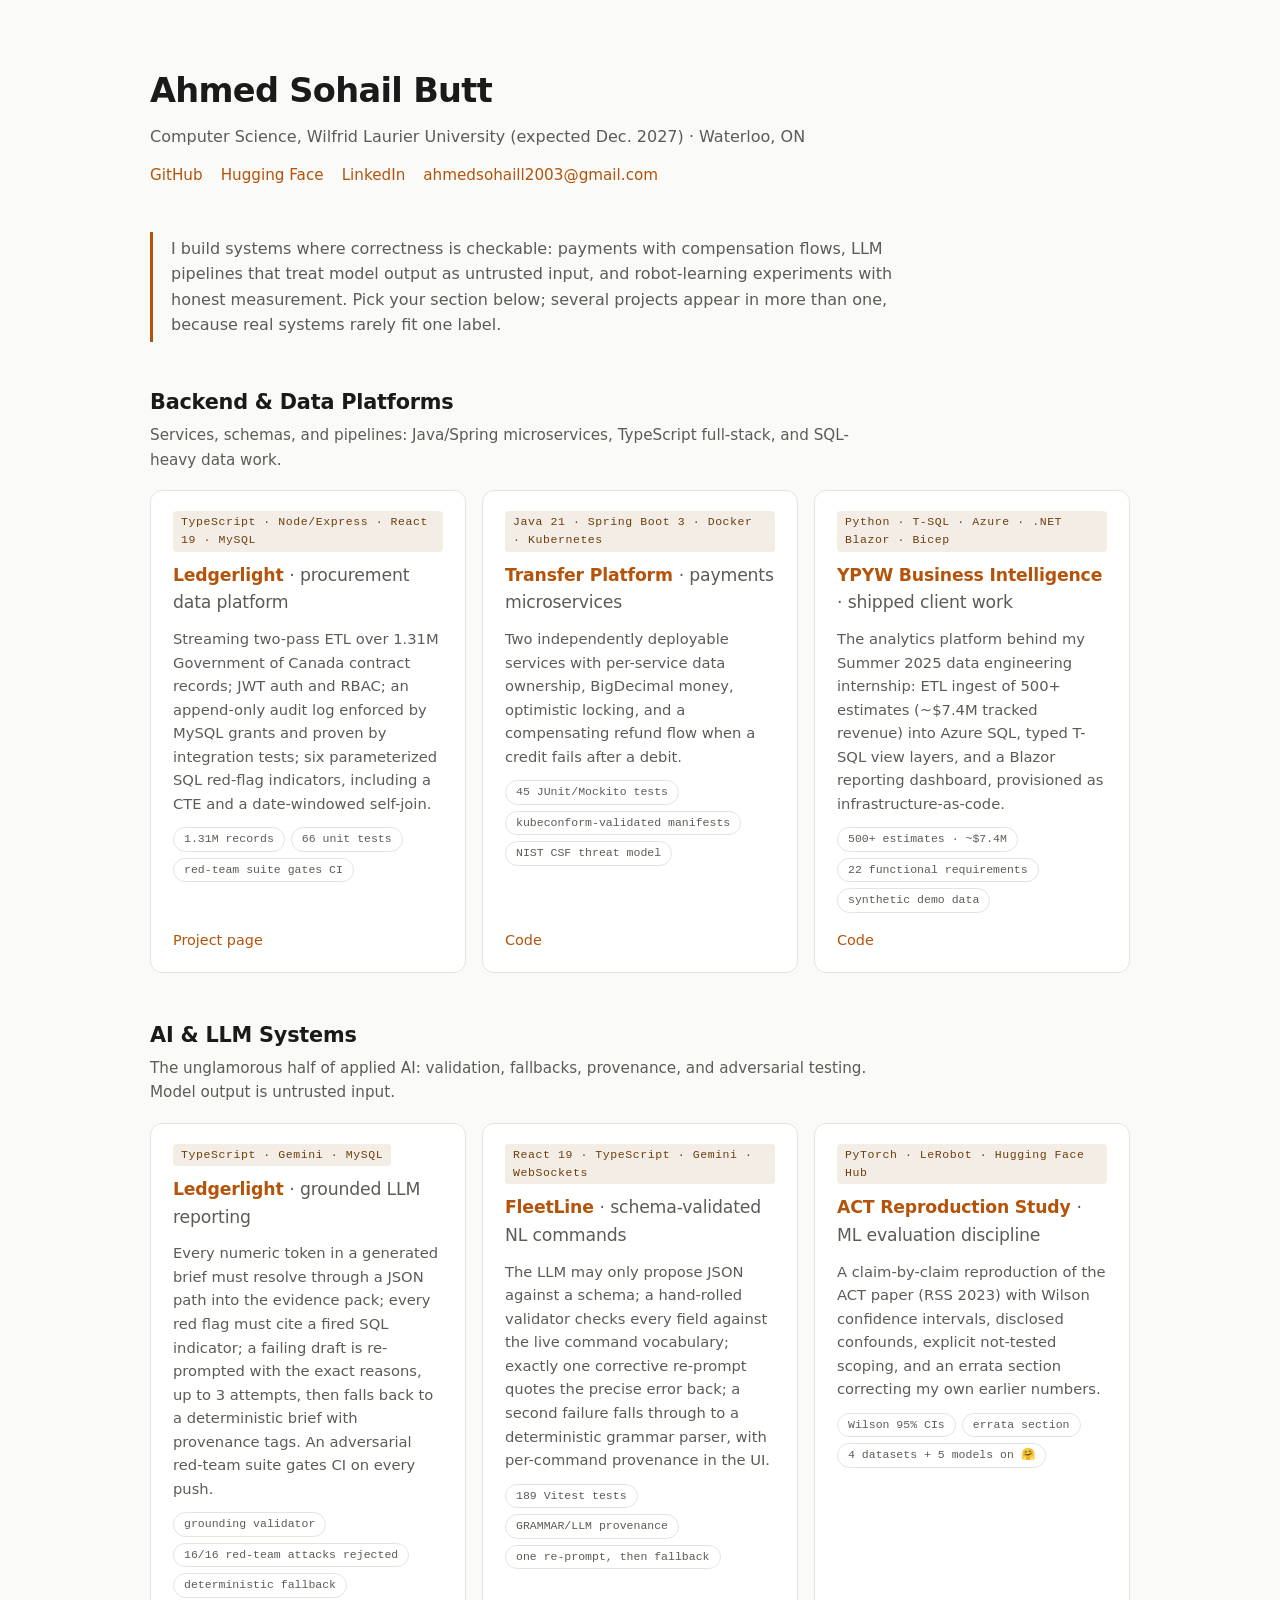
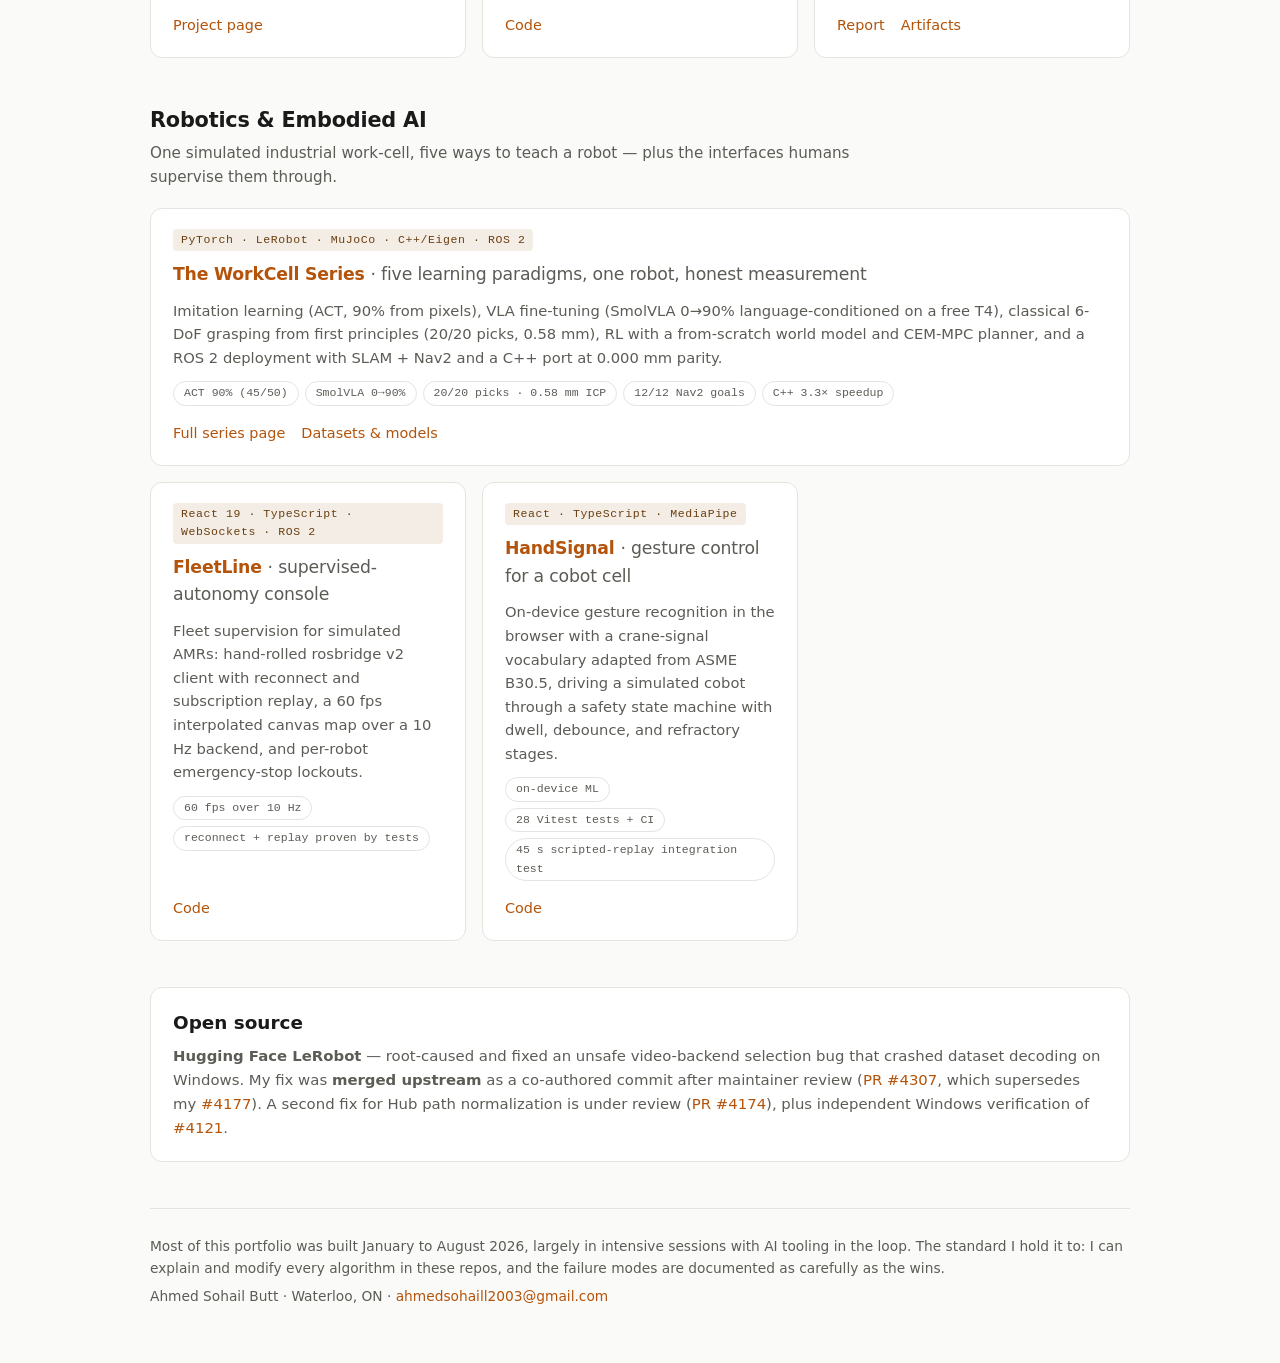
<file: index.html>
<!doctype html>
<html lang="en">
<head>
<meta charset="utf-8">
<meta name="viewport" content="width=device-width, initial-scale=1">
<title>Ahmed Sohail Butt — Portfolio</title>
<meta name="description" content="Software engineering portfolio: backend and data platforms, applied LLM systems, and robotics/embodied AI. Every headline number links to the code behind it.">
<meta property="og:title" content="Ahmed Sohail Butt — Portfolio">
<meta property="og:description" content="Backend microservices, grounded LLM systems, and a five-part robot-learning series. Every headline number links to the code behind it.">
<link rel="icon" href="data:image/svg+xml,<svg xmlns=%22http://www.w3.org/2000/svg%22 viewBox=%220 0 100 100%22><text y=%22.9em%22 font-size=%2290%22>🛠️</text></svg>">
<style>
  :root {
    --bg: #fafaf8; --fg: #1a1a1a; --muted: #5c5c56; --card: #ffffff;
    --line: #e4e4de; --accent: #b4530a; --chipbg: #f3ede5; --chipfg: #6b3f10;
    --mono: ui-monospace, "Cascadia Code", Consolas, monospace;
  }
  @media (prefers-color-scheme: dark) {
    :root {
      --bg: #131311; --fg: #ececea; --muted: #a3a39b; --card: #1c1c19;
      --line: #2c2c27; --accent: #f0924a; --chipbg: #2a2118; --chipfg: #e0b285;
    }
  }
  * { box-sizing: border-box; margin: 0; }
  body {
    background: var(--bg); color: var(--fg);
    font: 16px/1.6 system-ui, -apple-system, "Segoe UI", sans-serif;
    -webkit-font-smoothing: antialiased;
  }
  a { color: var(--accent); text-decoration: none; }
  a:hover { text-decoration: underline; }
  .wrap { max-width: 1020px; margin: 0 auto; padding: 0 20px; }

  header { padding: 64px 0 36px; }
  header h1 { font-size: 2.1rem; letter-spacing: -0.02em; }
  header .role { color: var(--muted); margin-top: 6px; }
  .links { margin-top: 14px; display: flex; gap: 18px; flex-wrap: wrap; font-size: 0.95rem; }

  .thesis {
    border-left: 3px solid var(--accent); padding: 4px 0 4px 18px; margin: 8px 0 44px;
    max-width: 780px;
  }
  .thesis p { color: var(--muted); }

  .discipline { margin-bottom: 46px; }
  .discipline > h2 {
    font-size: 1.3rem; letter-spacing: -0.01em; margin-bottom: 4px;
  }
  .discipline > .sub { color: var(--muted); font-size: 0.95rem; margin-bottom: 18px; max-width: 720px; }

  .grid { display: grid; grid-template-columns: repeat(auto-fill, minmax(min(310px, 100%), 1fr)); gap: 16px; }
  .proj {
    background: var(--card); border: 1px solid var(--line); border-radius: 12px;
    padding: 20px 22px; display: flex; flex-direction: column; gap: 10px;
  }
  .proj.feature { grid-column: 1 / -1; }
  .proj h3 { font-size: 1.08rem; letter-spacing: -0.01em; }
  .proj h3 span { color: var(--muted); font-weight: 400; }
  .proj p { color: var(--muted); font-size: 0.92rem; }
  .stack {
    font-family: var(--mono); font-size: 0.72rem; color: var(--chipfg);
    background: var(--chipbg); border-radius: 4px; padding: 2px 8px;
    display: inline-block; letter-spacing: 0.05em; align-self: flex-start;
  }
  .chips { display: flex; flex-wrap: wrap; gap: 6px; margin-top: 2px; }
  .chips span {
    font-family: var(--mono); font-size: 0.72rem; color: var(--muted);
    border: 1px solid var(--line); border-radius: 999px; padding: 2px 10px;
  }
  .proj .go { margin-top: auto; padding-top: 6px; font-size: 0.9rem; display: flex; gap: 16px; flex-wrap: wrap; }

  .oss {
    border: 1px solid var(--line); border-radius: 12px; background: var(--card);
    padding: 20px 22px; margin-bottom: 46px;
  }
  .oss h2 { font-size: 1.15rem; margin-bottom: 8px; }
  .oss p { color: var(--muted); font-size: 0.93rem; }
  .oss p + p { margin-top: 6px; }

  footer {
    border-top: 1px solid var(--line); padding: 26px 0 56px; color: var(--muted);
    font-size: 0.86rem;
  }
  footer p + p { margin-top: 6px; }
</style>
</head>
<body>
<div class="wrap">

<header>
  <h1>Ahmed Sohail Butt</h1>
  <div class="role">Computer Science, Wilfrid Laurier University (expected Dec. 2027) · Waterloo, ON</div>
  <div class="links">
    <a href="https://github.com/ahmedsohail2003">GitHub</a>
    <a href="https://huggingface.co/ahmedsohail2003">Hugging Face</a>
    <a href="https://www.linkedin.com/in/ahmed-sohail-6496b31b6/">LinkedIn</a>
    <a href="mailto:ahmedsohaill2003@gmail.com">ahmedsohaill2003@gmail.com</a>
  </div>
</header>

<section class="thesis">
  <p>I build systems where correctness is checkable: payments with compensation flows, LLM pipelines that treat model output as untrusted input, and robot-learning experiments with honest measurement. Pick your section below; several projects appear in more than one, because real systems rarely fit one label.</p>
</section>

<section class="discipline">
  <h2>Backend &amp; Data Platforms</h2>
  <div class="sub">Services, schemas, and pipelines: Java/Spring microservices, TypeScript full-stack, and SQL-heavy data work.</div>
  <div class="grid">
    <div class="proj">
      <span class="stack">TypeScript · Node/Express · React 19 · MySQL</span>
      <h3><a href="./ledgerlight/">Ledgerlight</a> <span>· procurement data platform</span></h3>
      <p>Streaming two-pass ETL over 1.31M Government of Canada contract records; JWT auth and RBAC; an append-only audit log enforced by MySQL grants and proven by integration tests; six parameterized SQL red-flag indicators, including a CTE and a date-windowed self-join.</p>
      <div class="chips"><span>1.31M records</span><span>66 unit tests</span><span>red-team suite gates CI</span></div>
      <div class="go"><a href="./ledgerlight/">Project page</a></div>
    </div>
    <div class="proj">
      <span class="stack">Java 21 · Spring Boot 3 · Docker · Kubernetes</span>
      <h3><a href="https://github.com/ahmedsohail2003/transfer-platform">Transfer Platform</a> <span>· payments microservices</span></h3>
      <p>Two independently deployable services with per-service data ownership, BigDecimal money, optimistic locking, and a compensating refund flow when a credit fails after a debit.</p>
      <div class="chips"><span>45 JUnit/Mockito tests</span><span>kubeconform-validated manifests</span><span>NIST CSF threat model</span></div>
      <div class="go"><a href="https://github.com/ahmedsohail2003/transfer-platform">Code</a></div>
    </div>
    <div class="proj">
      <span class="stack">Python · T-SQL · Azure · .NET Blazor · Bicep</span>
      <h3><a href="https://github.com/ahmedsohail2003/YPYW-Business-Intelligence">YPYW Business Intelligence</a> <span>· shipped client work</span></h3>
      <p>The analytics platform behind my Summer 2025 data engineering internship: ETL ingest of 500+ estimates (~$7.4M tracked revenue) into Azure SQL, typed T-SQL view layers, and a Blazor reporting dashboard, provisioned as infrastructure-as-code.</p>
      <div class="chips"><span>500+ estimates · ~$7.4M</span><span>22 functional requirements</span><span>synthetic demo data</span></div>
      <div class="go"><a href="https://github.com/ahmedsohail2003/YPYW-Business-Intelligence">Code</a></div>
    </div>
  </div>
</section>

<section class="discipline">
  <h2>AI &amp; LLM Systems</h2>
  <div class="sub">The unglamorous half of applied AI: validation, fallbacks, provenance, and adversarial testing. Model output is untrusted input.</div>
  <div class="grid">
    <div class="proj">
      <span class="stack">TypeScript · Gemini · MySQL</span>
      <h3><a href="./ledgerlight/">Ledgerlight</a> <span>· grounded LLM reporting</span></h3>
      <p>Every numeric token in a generated brief must resolve through a JSON path into the evidence pack; every red flag must cite a fired SQL indicator; a failing draft is re-prompted with the exact reasons, up to 3 attempts, then falls back to a deterministic brief with provenance tags. An adversarial red-team suite gates CI on every push.</p>
      <div class="chips"><span>grounding validator</span><span>16/16 red-team attacks rejected</span><span>deterministic fallback</span></div>
      <div class="go"><a href="./ledgerlight/">Project page</a></div>
    </div>
    <div class="proj">
      <span class="stack">React 19 · TypeScript · Gemini · WebSockets</span>
      <h3><a href="https://github.com/ahmedsohail2003/fleetline">FleetLine</a> <span>· schema-validated NL commands</span></h3>
      <p>The LLM may only propose JSON against a schema; a hand-rolled validator checks every field against the live command vocabulary; exactly one corrective re-prompt quotes the precise error back; a second failure falls through to a deterministic grammar parser, with per-command provenance in the UI.</p>
      <div class="chips"><span>189 Vitest tests</span><span>GRAMMAR/LLM provenance</span><span>one re-prompt, then fallback</span></div>
      <div class="go"><a href="https://github.com/ahmedsohail2003/fleetline">Code</a></div>
    </div>
    <div class="proj">
      <span class="stack">PyTorch · LeRobot · Hugging Face Hub</span>
      <h3><a href="https://github.com/ahmedsohail2003/workcell-partA-imitation/blob/master/docs/ACT_REPRODUCTION.md">ACT Reproduction Study</a> <span>· ML evaluation discipline</span></h3>
      <p>A claim-by-claim reproduction of the ACT paper (RSS 2023) with Wilson confidence intervals, disclosed confounds, explicit not-tested scoping, and an errata section correcting my own earlier numbers.</p>
      <div class="chips"><span>Wilson 95% CIs</span><span>errata section</span><span>4 datasets + 5 models on 🤗</span></div>
      <div class="go"><a href="https://github.com/ahmedsohail2003/workcell-partA-imitation/blob/master/docs/ACT_REPRODUCTION.md">Report</a> <a href="https://huggingface.co/ahmedsohail2003">Artifacts</a></div>
    </div>
  </div>
</section>

<section class="discipline">
  <h2>Robotics &amp; Embodied AI</h2>
  <div class="sub">One simulated industrial work-cell, five ways to teach a robot — plus the interfaces humans supervise them through.</div>
  <div class="grid">
    <div class="proj feature">
      <span class="stack">PyTorch · LeRobot · MuJoCo · C++/Eigen · ROS 2</span>
      <h3><a href="./workcell/">The WorkCell Series</a> <span>· five learning paradigms, one robot, honest measurement</span></h3>
      <p>Imitation learning (ACT, 90% from pixels), VLA fine-tuning (SmolVLA 0&rarr;90% language-conditioned on a free T4), classical 6-DoF grasping from first principles (20/20 picks, 0.58 mm), RL with a from-scratch world model and CEM-MPC planner, and a ROS 2 deployment with SLAM + Nav2 and a C++ port at 0.000 mm parity.</p>
      <div class="chips"><span>ACT 90% (45/50)</span><span>SmolVLA 0&rarr;90%</span><span>20/20 picks · 0.58 mm ICP</span><span>12/12 Nav2 goals</span><span>C++ 3.3&times; speedup</span></div>
      <div class="go"><a href="./workcell/">Full series page</a> <a href="https://huggingface.co/ahmedsohail2003">Datasets &amp; models</a></div>
    </div>
    <div class="proj">
      <span class="stack">React 19 · TypeScript · WebSockets · ROS 2</span>
      <h3><a href="https://github.com/ahmedsohail2003/fleetline">FleetLine</a> <span>· supervised-autonomy console</span></h3>
      <p>Fleet supervision for simulated AMRs: hand-rolled rosbridge v2 client with reconnect and subscription replay, a 60 fps interpolated canvas map over a 10 Hz backend, and per-robot emergency-stop lockouts.</p>
      <div class="chips"><span>60 fps over 10 Hz</span><span>reconnect + replay proven by tests</span></div>
      <div class="go"><a href="https://github.com/ahmedsohail2003/fleetline">Code</a></div>
    </div>
    <div class="proj">
      <span class="stack">React · TypeScript · MediaPipe</span>
      <h3><a href="https://github.com/ahmedsohail2003/handsignal">HandSignal</a> <span>· gesture control for a cobot cell</span></h3>
      <p>On-device gesture recognition in the browser with a crane-signal vocabulary adapted from ASME B30.5, driving a simulated cobot through a safety state machine with dwell, debounce, and refractory stages.</p>
      <div class="chips"><span>on-device ML</span><span>28 Vitest tests + CI</span><span>45 s scripted-replay integration test</span></div>
      <div class="go"><a href="https://github.com/ahmedsohail2003/handsignal">Code</a></div>
    </div>
  </div>
</section>

<section class="oss">
  <h2>Open source</h2>
  <p><strong>Hugging Face LeRobot</strong> &mdash; root-caused and fixed an unsafe video-backend selection bug that crashed dataset decoding on Windows. My fix was <strong>merged upstream</strong> as a co-authored commit after maintainer review (<a href="https://github.com/huggingface/lerobot/pull/4307">PR #4307</a>, which supersedes my <a href="https://github.com/huggingface/lerobot/pull/4177">#4177</a>). A second fix for Hub path normalization is under review (<a href="https://github.com/huggingface/lerobot/pull/4174">PR #4174</a>), plus independent Windows verification of <a href="https://github.com/huggingface/lerobot/pull/4121">#4121</a>.</p>
</section>

<footer>
  <p>Most of this portfolio was built January to August 2026, largely in intensive sessions with AI tooling in the loop. The standard I hold it to: I can explain and modify every algorithm in these repos, and the failure modes are documented as carefully as the wins.</p>
  <p>Ahmed Sohail Butt · Waterloo, ON · <a href="mailto:ahmedsohaill2003@gmail.com">ahmedsohaill2003@gmail.com</a></p>
</footer>

</div>
</body>
</html>
</file>
